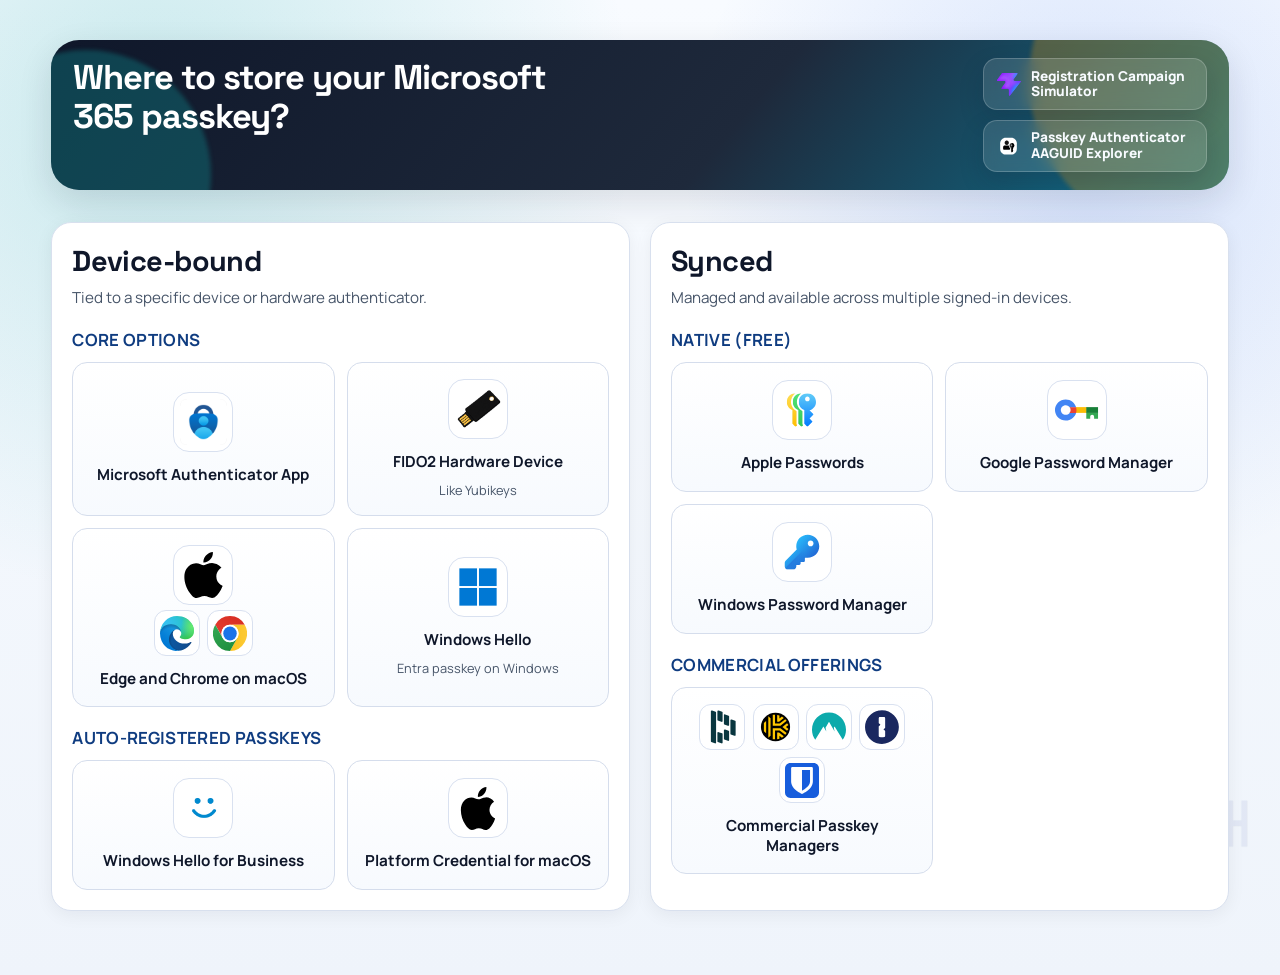
<file: index.html>
<!doctype html>
<html lang="en">
<head>
  <meta charset="utf-8">
  <meta name="viewport" content="width=device-width, initial-scale=1">
  <title>Microsoft 365 Passkey Guide</title>
  <meta name="description" content="Explore where Microsoft 365 passkeys can be stored and managed.">
  <link rel="preconnect" href="https://fonts.googleapis.com">
  <link rel="preconnect" href="https://fonts.gstatic.com" crossorigin>
  <link href="https://fonts.googleapis.com/css2?family=Manrope:wght@400;600;700;800&family=Space+Grotesk:wght@500;700&display=swap" rel="stylesheet">
  <link rel="stylesheet" href="styles.css">
</head>
<body class="frontpage">
  <div class="frontpage-watermark" aria-hidden="true">
    <img src="assets/logos/janbakkertech-logo.png" alt="">
  </div>
  <main class="shell">
    <section class="hero reveal">
      <div class="hero-topbar">
        <h1>Where to store your Microsoft 365 passkey?</h1>
        <div class="hero-actions">
          <a class="hero-tool-link" href="https://nudge.janbakker.tech/" target="_blank" rel="noopener noreferrer" aria-label="Open Registration Campaign Simulator" title="Open Registration Campaign Simulator">
            <img src="assets/logos/entra-registration-campaign-sim-favicon.svg" alt="">
            <span>Registration Campaign Simulator</span>
          </a>
          <a class="hero-tool-link" href="https://passkeydeveloper.github.io/passkey-authenticator-aaguids/explorer/?combined" target="_blank" rel="noopener noreferrer" aria-label="Open Passkey Authenticator AAGUID Explorer" title="Open Passkey Authenticator AAGUID Explorer">
            <img src="assets/logos/fido-passkey.svg" alt="">
            <span>Passkey Authenticator AAGUID Explorer</span>
          </a>
        </div>
      </div>
    </section>

    <section class="columns">
      <article class="panel reveal" aria-labelledby="device-bound-heading">
        <h2 id="device-bound-heading">Device-bound</h2>
        <p class="section-note">Tied to a specific device or hardware authenticator.</p>

        <div class="group">
          <h3>Core options</h3>
          <div class="grid" id="device-bound-grid"></div>
        </div>

        <div class="group">
          <h3>Auto-registered passkeys</h3>
          <div class="grid" id="auto-registered-grid"></div>
        </div>
      </article>

      <article class="panel reveal" aria-labelledby="synced-heading">
        <h2 id="synced-heading">Synced</h2>
        <p class="section-note">Managed and available across multiple signed-in devices.</p>

        <div class="group">
          <h3>Native (free)</h3>
          <div class="grid" id="native-synced-grid"></div>
        </div>

        <div class="group">
          <h3>Commercial offerings</h3>
          <div class="grid" id="commercial-synced-grid"></div>
        </div>
      </article>
    </section>

  </main>

  <script src="script.js"></script>
</body>
</html>
</file>
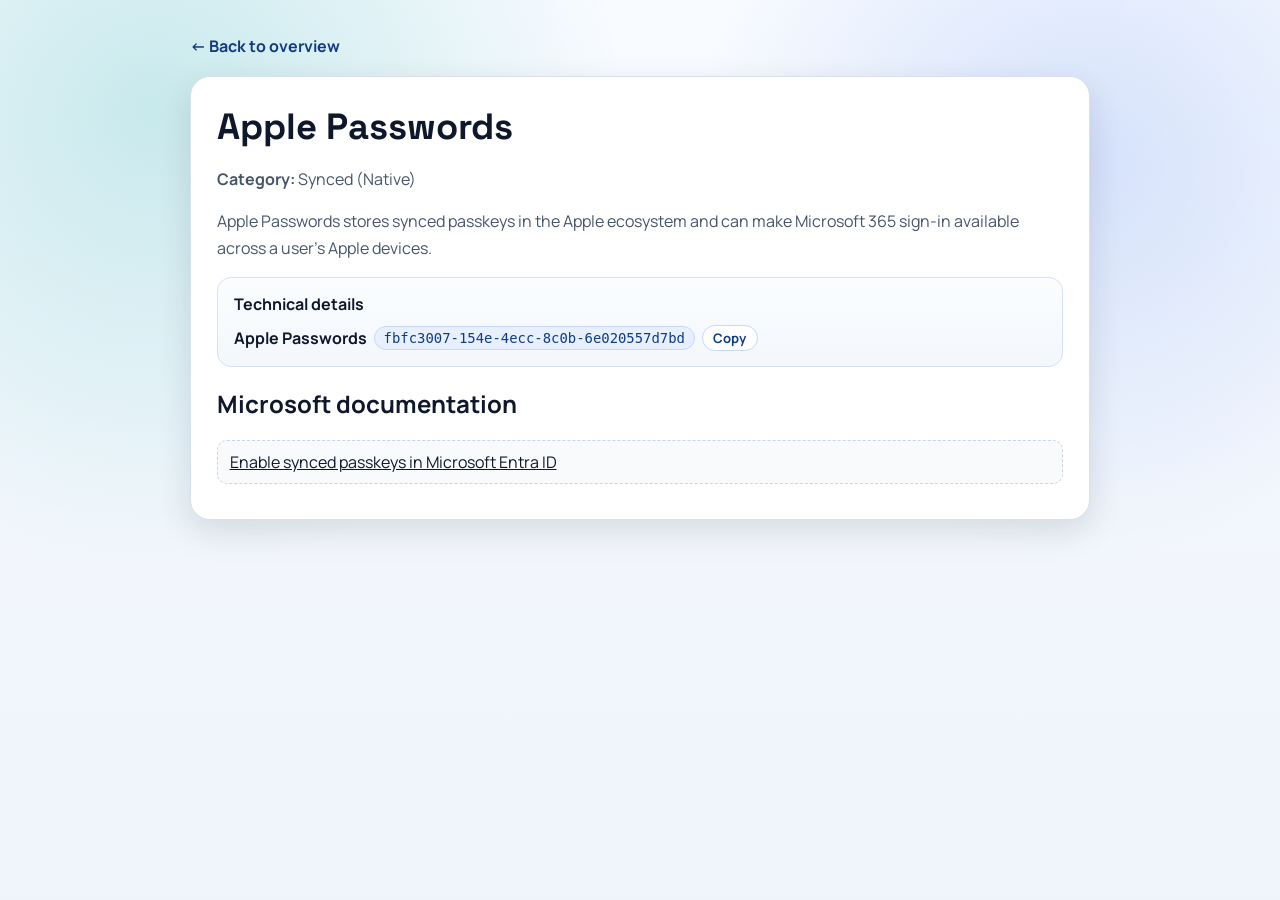
<file: pages/apple-passwords.html>
<!doctype html>
<html lang="en">
<head>
  <meta charset="utf-8">
  <meta name="viewport" content="width=device-width, initial-scale=1">
  <title>Apple Passwords | Microsoft 365 Passkey Guide</title>
  <link rel="preconnect" href="https://fonts.googleapis.com">
  <link rel="preconnect" href="https://fonts.gstatic.com" crossorigin>
  <link href="https://fonts.googleapis.com/css2?family=Manrope:wght@400;600;700;800&family=Space+Grotesk:wght@500;700&display=swap" rel="stylesheet">
  <link rel="stylesheet" href="../styles.css">
</head>
<body>
  <main class="page">
    <a class="back" href="../index.html">&larr; Back to overview</a>

    <article class="topic">
      <h1>Apple Passwords</h1>
      <p><strong>Category:</strong> Synced (Native)</p>
      <p>Apple Passwords stores synced passkeys in the Apple ecosystem and can make Microsoft 365 sign-in available across a user's Apple devices.</p>

      <section class="tech-card">
        <h2>Technical details</h2>
        <ul class="tech-list">
          <li>
            <span class="tech-label">Apple Passwords</span>
            <span class="tech-code">fbfc3007-154e-4ecc-8c0b-6e020557d7bd</span>
            <button class="copy-button" type="button" data-copy-value="fbfc3007-154e-4ecc-8c0b-6e020557d7bd">Copy</button>
          </li>
        </ul>
      </section>

      <h2>Microsoft documentation</h2>
      <ul class="link-list">
        <li><a href="https://learn.microsoft.com/en-us/entra/identity/authentication/how-to-synced-passkeys">Enable synced passkeys in Microsoft Entra ID</a></li>
      </ul>
    </article>
  </main>
  <script src="page-tools.js"></script>
</body>
</html>
</file>
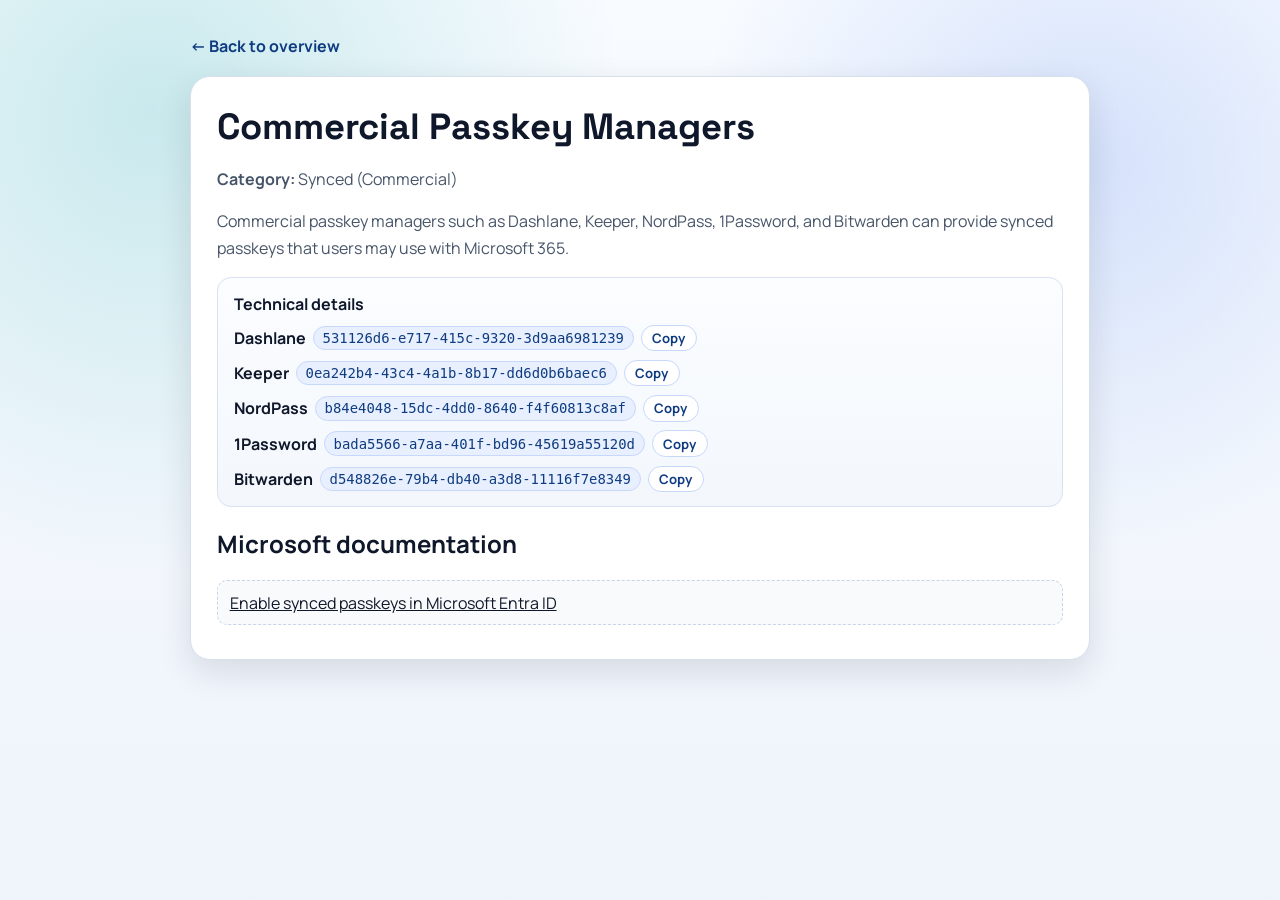
<file: pages/commercial-passkey-managers.html>
<!doctype html>
<html lang="en">
<head>
  <meta charset="utf-8">
  <meta name="viewport" content="width=device-width, initial-scale=1">
  <title>Commercial Passkey Managers | Microsoft 365 Passkey Guide</title>
  <link rel="preconnect" href="https://fonts.googleapis.com">
  <link rel="preconnect" href="https://fonts.gstatic.com" crossorigin>
  <link href="https://fonts.googleapis.com/css2?family=Manrope:wght@400;600;700;800&family=Space+Grotesk:wght@500;700&display=swap" rel="stylesheet">
  <link rel="stylesheet" href="../styles.css">
</head>
<body>
  <main class="page">
    <a class="back" href="../index.html">&larr; Back to overview</a>

    <article class="topic">
      <h1>Commercial Passkey Managers</h1>
      <p><strong>Category:</strong> Synced (Commercial)</p>
      <p>Commercial passkey managers such as Dashlane, Keeper, NordPass, 1Password, and Bitwarden can provide synced passkeys that users may use with Microsoft 365.</p>

      <section class="tech-card">
        <h2>Technical details</h2>
        <ul class="tech-list">
          <li>
            <span class="tech-label">Dashlane</span>
            <span class="tech-code">531126d6-e717-415c-9320-3d9aa6981239</span>
            <button class="copy-button" type="button" data-copy-value="531126d6-e717-415c-9320-3d9aa6981239">Copy</button>
          </li>
          <li>
            <span class="tech-label">Keeper</span>
            <span class="tech-code">0ea242b4-43c4-4a1b-8b17-dd6d0b6baec6</span>
            <button class="copy-button" type="button" data-copy-value="0ea242b4-43c4-4a1b-8b17-dd6d0b6baec6">Copy</button>
          </li>
          <li>
            <span class="tech-label">NordPass</span>
            <span class="tech-code">b84e4048-15dc-4dd0-8640-f4f60813c8af</span>
            <button class="copy-button" type="button" data-copy-value="b84e4048-15dc-4dd0-8640-f4f60813c8af">Copy</button>
          </li>
          <li>
            <span class="tech-label">1Password</span>
            <span class="tech-code">bada5566-a7aa-401f-bd96-45619a55120d</span>
            <button class="copy-button" type="button" data-copy-value="bada5566-a7aa-401f-bd96-45619a55120d">Copy</button>
          </li>
          <li>
            <span class="tech-label">Bitwarden</span>
            <span class="tech-code">d548826e-79b4-db40-a3d8-11116f7e8349</span>
            <button class="copy-button" type="button" data-copy-value="d548826e-79b4-db40-a3d8-11116f7e8349">Copy</button>
          </li>
        </ul>
      </section>

      <h2>Microsoft documentation</h2>
      <ul class="link-list">
        <li><a href="https://learn.microsoft.com/en-us/entra/identity/authentication/how-to-synced-passkeys">Enable synced passkeys in Microsoft Entra ID</a></li>
      </ul>
    </article>
  </main>
  <script src="page-tools.js"></script>
</body>
</html>
</file>
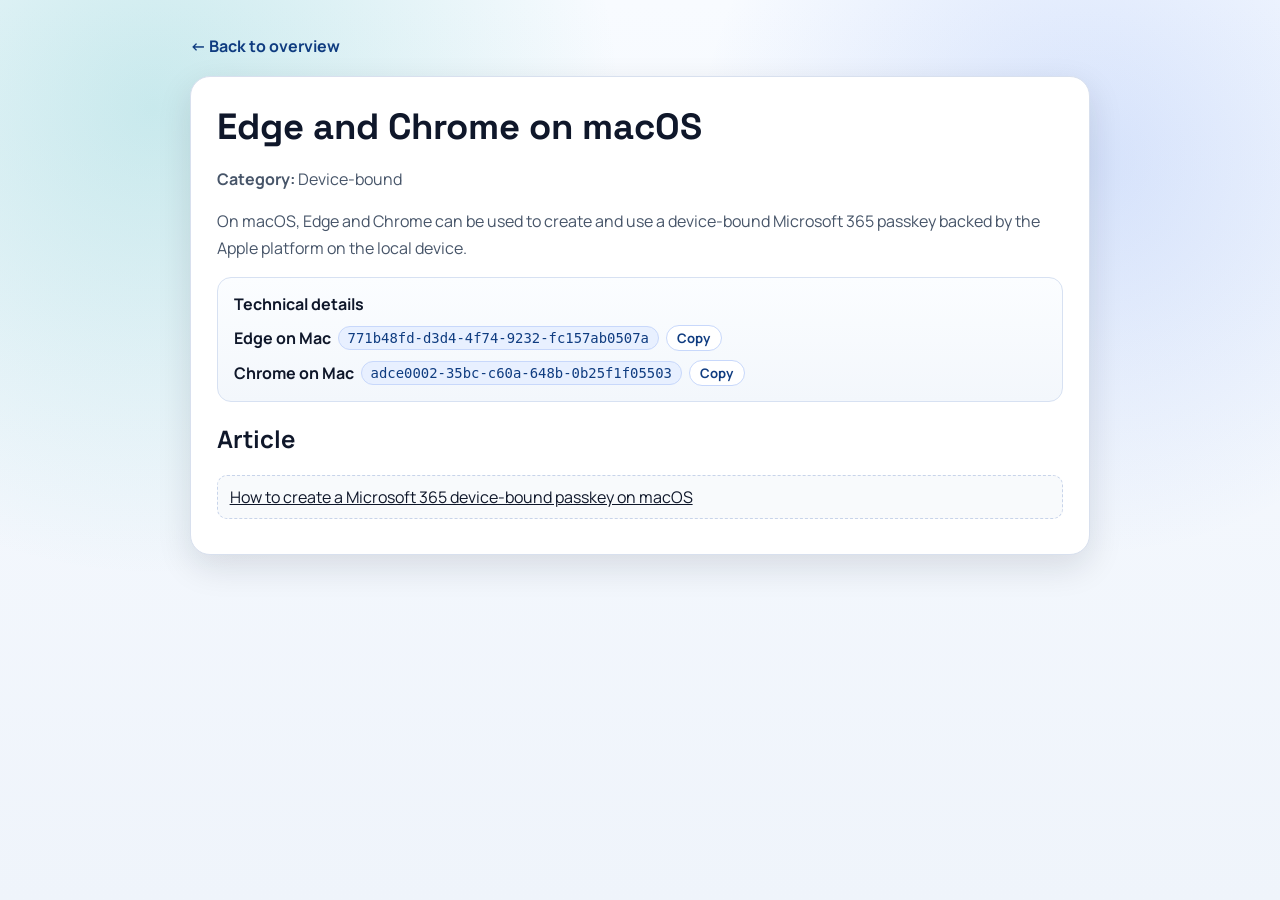
<file: pages/edge-chrome-macos.html>
<!doctype html>
<html lang="en">
<head>
  <meta charset="utf-8">
  <meta name="viewport" content="width=device-width, initial-scale=1">
  <title>Edge and Chrome on macOS | Microsoft 365 Passkey Guide</title>
  <link rel="preconnect" href="https://fonts.googleapis.com">
  <link rel="preconnect" href="https://fonts.gstatic.com" crossorigin>
  <link href="https://fonts.googleapis.com/css2?family=Manrope:wght@400;600;700;800&family=Space+Grotesk:wght@500;700&display=swap" rel="stylesheet">
  <link rel="stylesheet" href="../styles.css">
</head>
<body>
  <main class="page">
    <a class="back" href="../index.html">&larr; Back to overview</a>

    <article class="topic">
      <h1>Edge and Chrome on macOS</h1>
      <p><strong>Category:</strong> Device-bound</p>
      <p>On macOS, Edge and Chrome can be used to create and use a device-bound Microsoft 365 passkey backed by the Apple platform on the local device.</p>

      <section class="tech-card">
        <h2>Technical details</h2>
        <ul class="tech-list">
          <li>
            <span class="tech-label">Edge on Mac</span>
            <span class="tech-code">771b48fd-d3d4-4f74-9232-fc157ab0507a</span>
            <button class="copy-button" type="button" data-copy-value="771b48fd-d3d4-4f74-9232-fc157ab0507a">Copy</button>
          </li>
          <li>
            <span class="tech-label">Chrome on Mac</span>
            <span class="tech-code">adce0002-35bc-c60a-648b-0b25f1f05503</span>
            <button class="copy-button" type="button" data-copy-value="adce0002-35bc-c60a-648b-0b25f1f05503">Copy</button>
          </li>
        </ul>
      </section>

      <h2>Article</h2>
      <ul class="link-list">
        <li><a href="https://janbakker.tech/how-to-create-a-microsoft-365-device-bound-passkey-on-macos/">How to create a Microsoft 365 device-bound passkey on macOS</a></li>
      </ul>
    </article>
  </main>
  <script src="page-tools.js"></script>
</body>
</html>
</file>
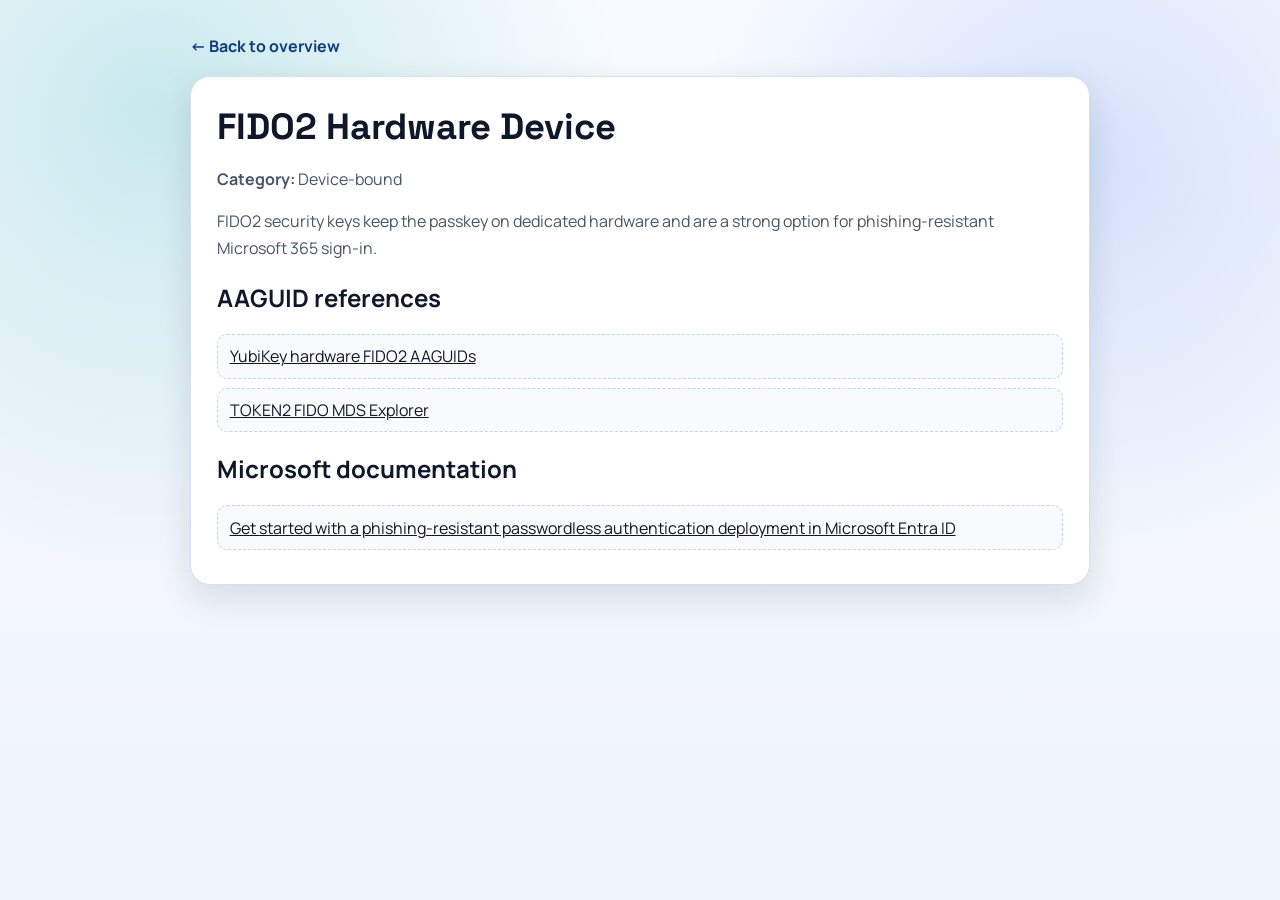
<file: pages/fido2-hardware-key.html>
<!doctype html>
<html lang="en">
<head>
  <meta charset="utf-8">
  <meta name="viewport" content="width=device-width, initial-scale=1">
  <title>FIDO2 Hardware Device | Microsoft 365 Passkey Guide</title>
  <link rel="preconnect" href="https://fonts.googleapis.com">
  <link rel="preconnect" href="https://fonts.gstatic.com" crossorigin>
  <link href="https://fonts.googleapis.com/css2?family=Manrope:wght@400;600;700;800&family=Space+Grotesk:wght@500;700&display=swap" rel="stylesheet">
  <link rel="stylesheet" href="../styles.css">
</head>
<body>
  <main class="page">
    <a class="back" href="../index.html">&larr; Back to overview</a>

    <article class="topic">
      <h1>FIDO2 Hardware Device</h1>
      <p><strong>Category:</strong> Device-bound</p>
      <p>FIDO2 security keys keep the passkey on dedicated hardware and are a strong option for phishing-resistant Microsoft 365 sign-in.</p>

      <h2>AAGUID references</h2>
      <ul class="link-list">
        <li><a href="https://support.yubico.com/s/article/YubiKey-hardware-FIDO2-AAGUIDs">YubiKey hardware FIDO2 AAGUIDs</a></li>
        <li><a href="https://www.token2.com/tools/fido2-mds">TOKEN2 FIDO MDS Explorer</a></li>
      </ul>

      <h2>Microsoft documentation</h2>
      <ul class="link-list">
        <li><a href="https://learn.microsoft.com/en-us/entra/identity/authentication/how-to-plan-prerequisites-phishing-resistant-passwordless-authentication">Get started with a phishing-resistant passwordless authentication deployment in Microsoft Entra ID</a></li>
      </ul>

    </article>
  </main>
</body>
</html>
</file>
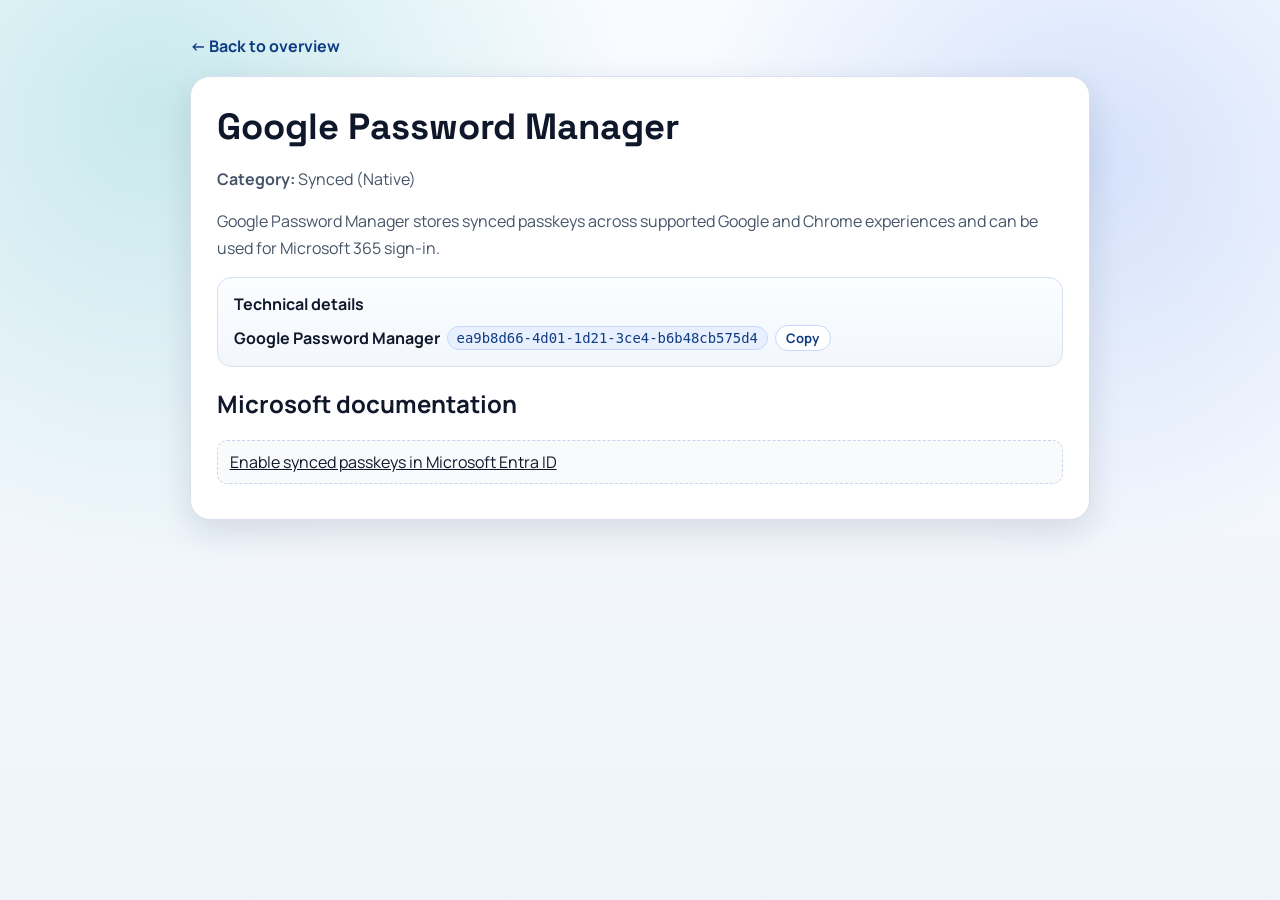
<file: pages/google-password-manager.html>
<!doctype html>
<html lang="en">
<head>
  <meta charset="utf-8">
  <meta name="viewport" content="width=device-width, initial-scale=1">
  <title>Google Password Manager | Microsoft 365 Passkey Guide</title>
  <link rel="preconnect" href="https://fonts.googleapis.com">
  <link rel="preconnect" href="https://fonts.gstatic.com" crossorigin>
  <link href="https://fonts.googleapis.com/css2?family=Manrope:wght@400;600;700;800&family=Space+Grotesk:wght@500;700&display=swap" rel="stylesheet">
  <link rel="stylesheet" href="../styles.css">
</head>
<body>
  <main class="page">
    <a class="back" href="../index.html">&larr; Back to overview</a>

    <article class="topic">
      <h1>Google Password Manager</h1>
      <p><strong>Category:</strong> Synced (Native)</p>
      <p>Google Password Manager stores synced passkeys across supported Google and Chrome experiences and can be used for Microsoft 365 sign-in.</p>

      <section class="tech-card">
        <h2>Technical details</h2>
        <ul class="tech-list">
          <li>
            <span class="tech-label">Google Password Manager</span>
            <span class="tech-code">ea9b8d66-4d01-1d21-3ce4-b6b48cb575d4</span>
            <button class="copy-button" type="button" data-copy-value="ea9b8d66-4d01-1d21-3ce4-b6b48cb575d4">Copy</button>
          </li>
        </ul>
      </section>

      <h2>Microsoft documentation</h2>
      <ul class="link-list">
        <li><a href="https://learn.microsoft.com/en-us/entra/identity/authentication/how-to-synced-passkeys">Enable synced passkeys in Microsoft Entra ID</a></li>
      </ul>
    </article>
  </main>
  <script src="page-tools.js"></script>
</body>
</html>
</file>
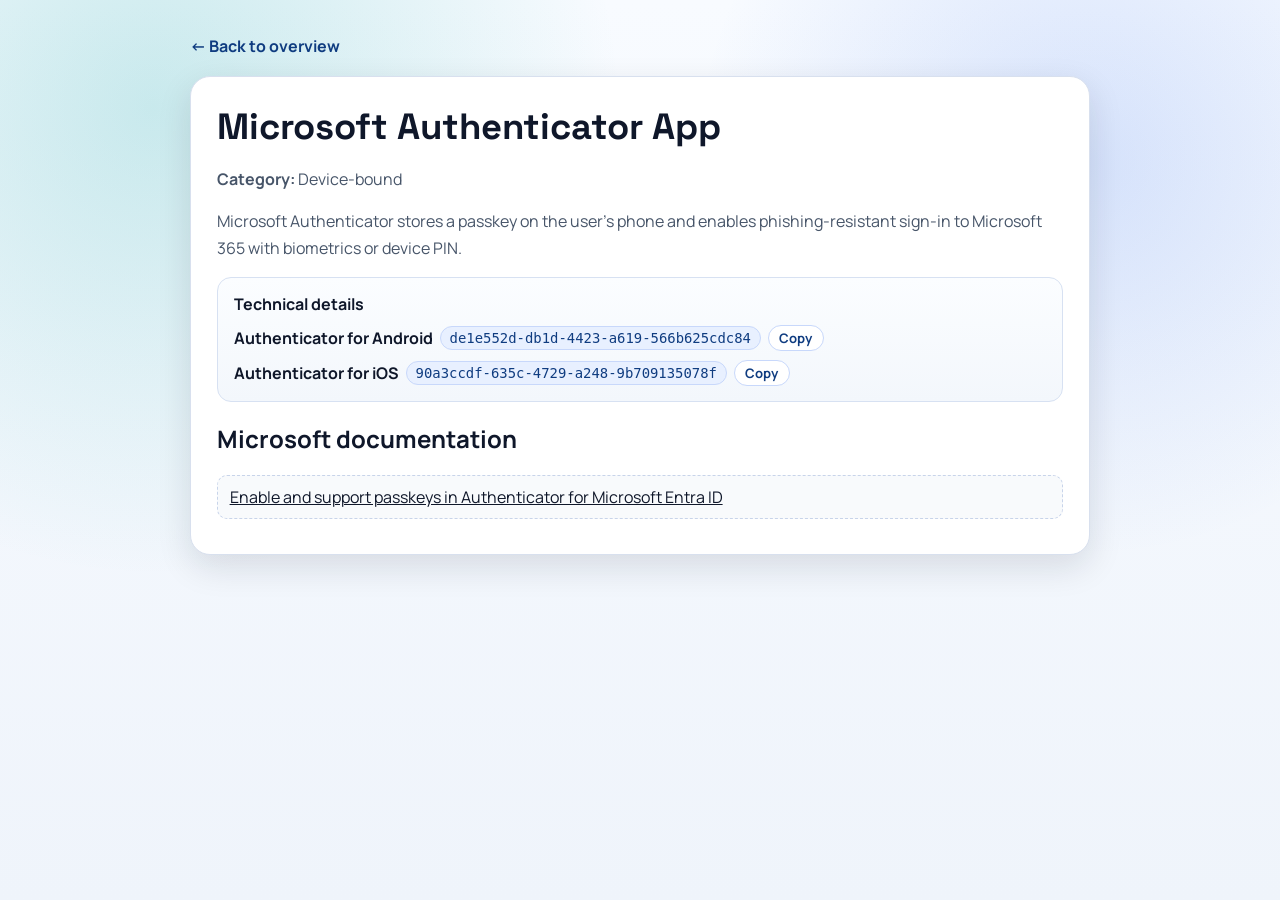
<file: pages/microsoft-authenticator-app.html>
<!doctype html>
<html lang="en">
<head>
  <meta charset="utf-8">
  <meta name="viewport" content="width=device-width, initial-scale=1">
  <title>Microsoft Authenticator App | Microsoft 365 Passkey Guide</title>
  <link rel="preconnect" href="https://fonts.googleapis.com">
  <link rel="preconnect" href="https://fonts.gstatic.com" crossorigin>
  <link href="https://fonts.googleapis.com/css2?family=Manrope:wght@400;600;700;800&family=Space+Grotesk:wght@500;700&display=swap" rel="stylesheet">
  <link rel="stylesheet" href="../styles.css">
</head>
<body>
  <main class="page">
    <a class="back" href="../index.html">&larr; Back to overview</a>

    <article class="topic">
      <h1>Microsoft Authenticator App</h1>
      <p><strong>Category:</strong> Device-bound</p>
      <p>Microsoft Authenticator stores a passkey on the user's phone and enables phishing-resistant sign-in to Microsoft 365 with biometrics or device PIN.</p>

      <section class="tech-card">
        <h2>Technical details</h2>
        <ul class="tech-list">
          <li>
            <span class="tech-label">Authenticator for Android</span>
            <span class="tech-code">de1e552d-db1d-4423-a619-566b625cdc84</span>
            <button class="copy-button" type="button" data-copy-value="de1e552d-db1d-4423-a619-566b625cdc84">Copy</button>
          </li>
          <li>
            <span class="tech-label">Authenticator for iOS</span>
            <span class="tech-code">90a3ccdf-635c-4729-a248-9b709135078f</span>
            <button class="copy-button" type="button" data-copy-value="90a3ccdf-635c-4729-a248-9b709135078f">Copy</button>
          </li>
        </ul>
      </section>

      <h2>Microsoft documentation</h2>
      <ul class="link-list">
        <li><a href="https://learn.microsoft.com/en-us/entra/identity/authentication/how-to-enable-authenticator-passkey">Enable and support passkeys in Authenticator for Microsoft Entra ID</a></li>
      </ul>

    </article>
  </main>
  <script src="page-tools.js"></script>
</body>
</html>
</file>
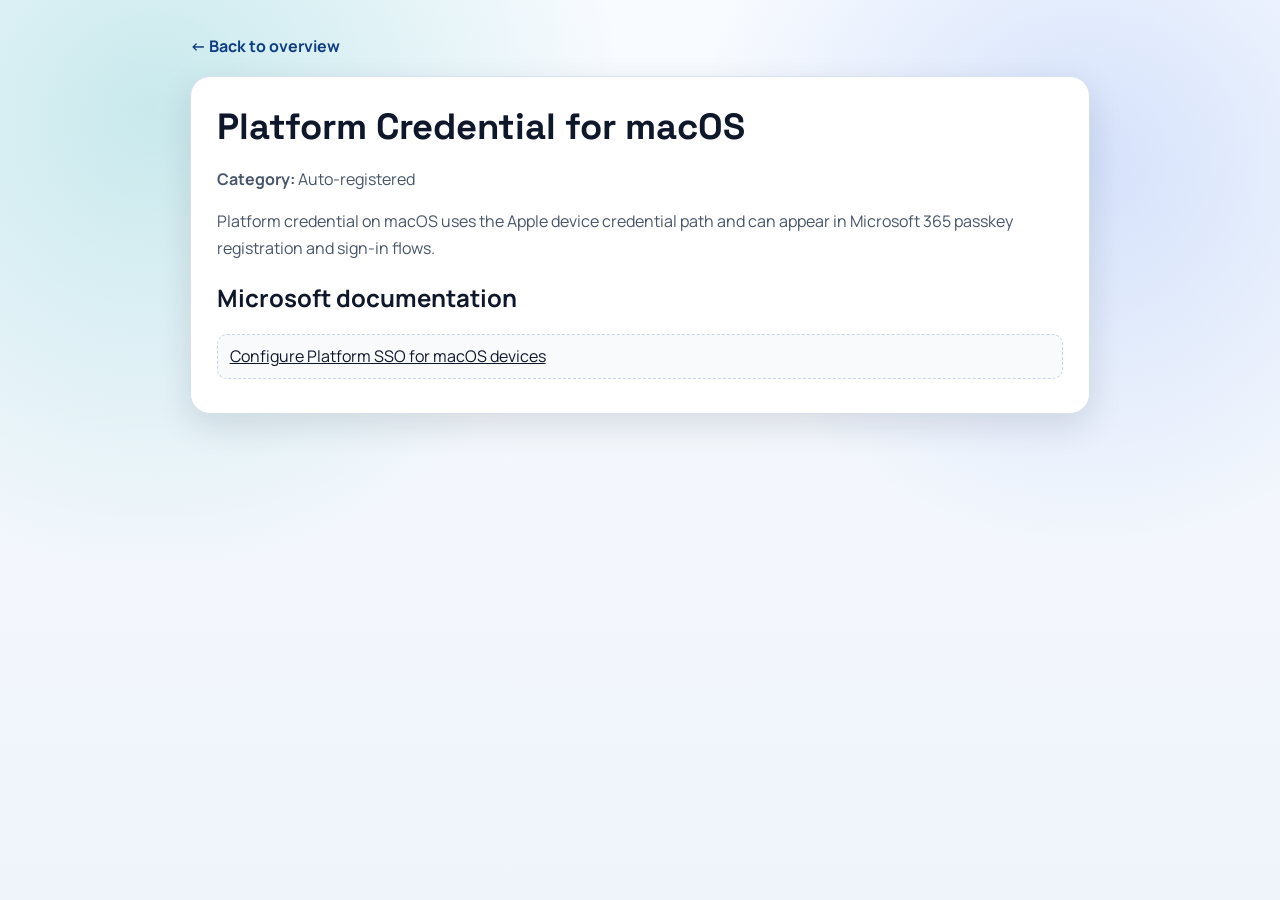
<file: pages/platform-credential-macos.html>
<!doctype html>
<html lang="en">
<head>
  <meta charset="utf-8">
  <meta name="viewport" content="width=device-width, initial-scale=1">
  <title>Platform Credential for macOS | Microsoft 365 Passkey Guide</title>
  <link rel="preconnect" href="https://fonts.googleapis.com">
  <link rel="preconnect" href="https://fonts.gstatic.com" crossorigin>
  <link href="https://fonts.googleapis.com/css2?family=Manrope:wght@400;600;700;800&family=Space+Grotesk:wght@500;700&display=swap" rel="stylesheet">
  <link rel="stylesheet" href="../styles.css">
</head>
<body>
  <main class="page">
    <a class="back" href="../index.html">&larr; Back to overview</a>

    <article class="topic">
      <h1>Platform Credential for macOS</h1>
      <p><strong>Category:</strong> Auto-registered</p>
      <p>Platform credential on macOS uses the Apple device credential path and can appear in Microsoft 365 passkey registration and sign-in flows.</p>

      <h2>Microsoft documentation</h2>
      <ul class="link-list">
        <li><a href="https://learn.microsoft.com/en-us/intune/device-configuration/settings-catalog/configure-platform-sso-macos">Configure Platform SSO for macOS devices</a></li>
      </ul>
    </article>
  </main>
</body>
</html>
</file>
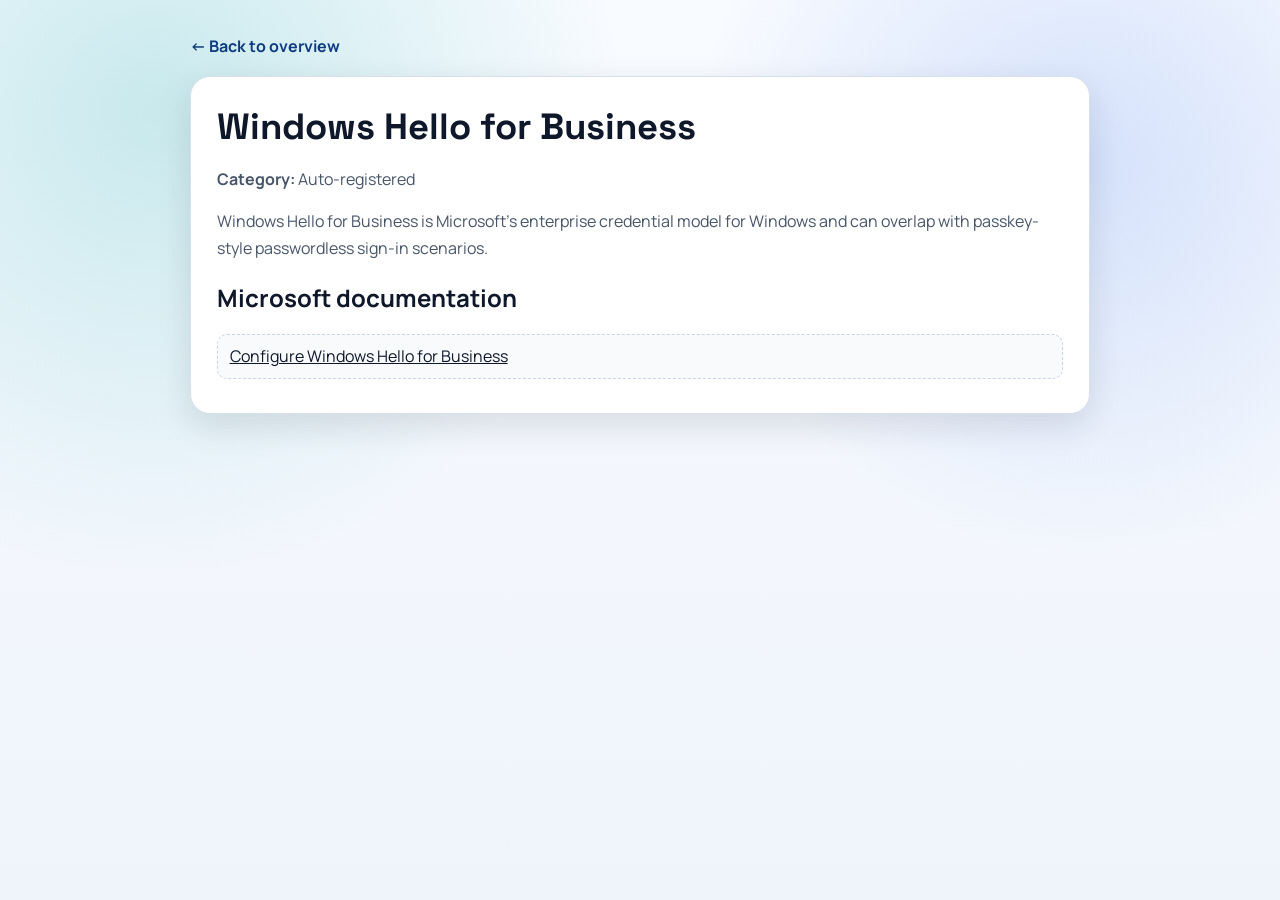
<file: pages/windows-hello-for-business.html>
<!doctype html>
<html lang="en">
<head>
  <meta charset="utf-8">
  <meta name="viewport" content="width=device-width, initial-scale=1">
  <title>Windows Hello for Business | Microsoft 365 Passkey Guide</title>
  <link rel="preconnect" href="https://fonts.googleapis.com">
  <link rel="preconnect" href="https://fonts.gstatic.com" crossorigin>
  <link href="https://fonts.googleapis.com/css2?family=Manrope:wght@400;600;700;800&family=Space+Grotesk:wght@500;700&display=swap" rel="stylesheet">
  <link rel="stylesheet" href="../styles.css">
</head>
<body>
  <main class="page">
    <a class="back" href="../index.html">&larr; Back to overview</a>

    <article class="topic">
      <h1>Windows Hello for Business</h1>
      <p><strong>Category:</strong> Auto-registered</p>
      <p>Windows Hello for Business is Microsoft's enterprise credential model for Windows and can overlap with passkey-style passwordless sign-in scenarios.</p>

      <h2>Microsoft documentation</h2>
      <ul class="link-list">
        <li><a href="https://learn.microsoft.com/en-us/windows/security/identity-protection/hello-for-business/configure">Configure Windows Hello for Business</a></li>
      </ul>
    </article>
  </main>
</body>
</html>
</file>
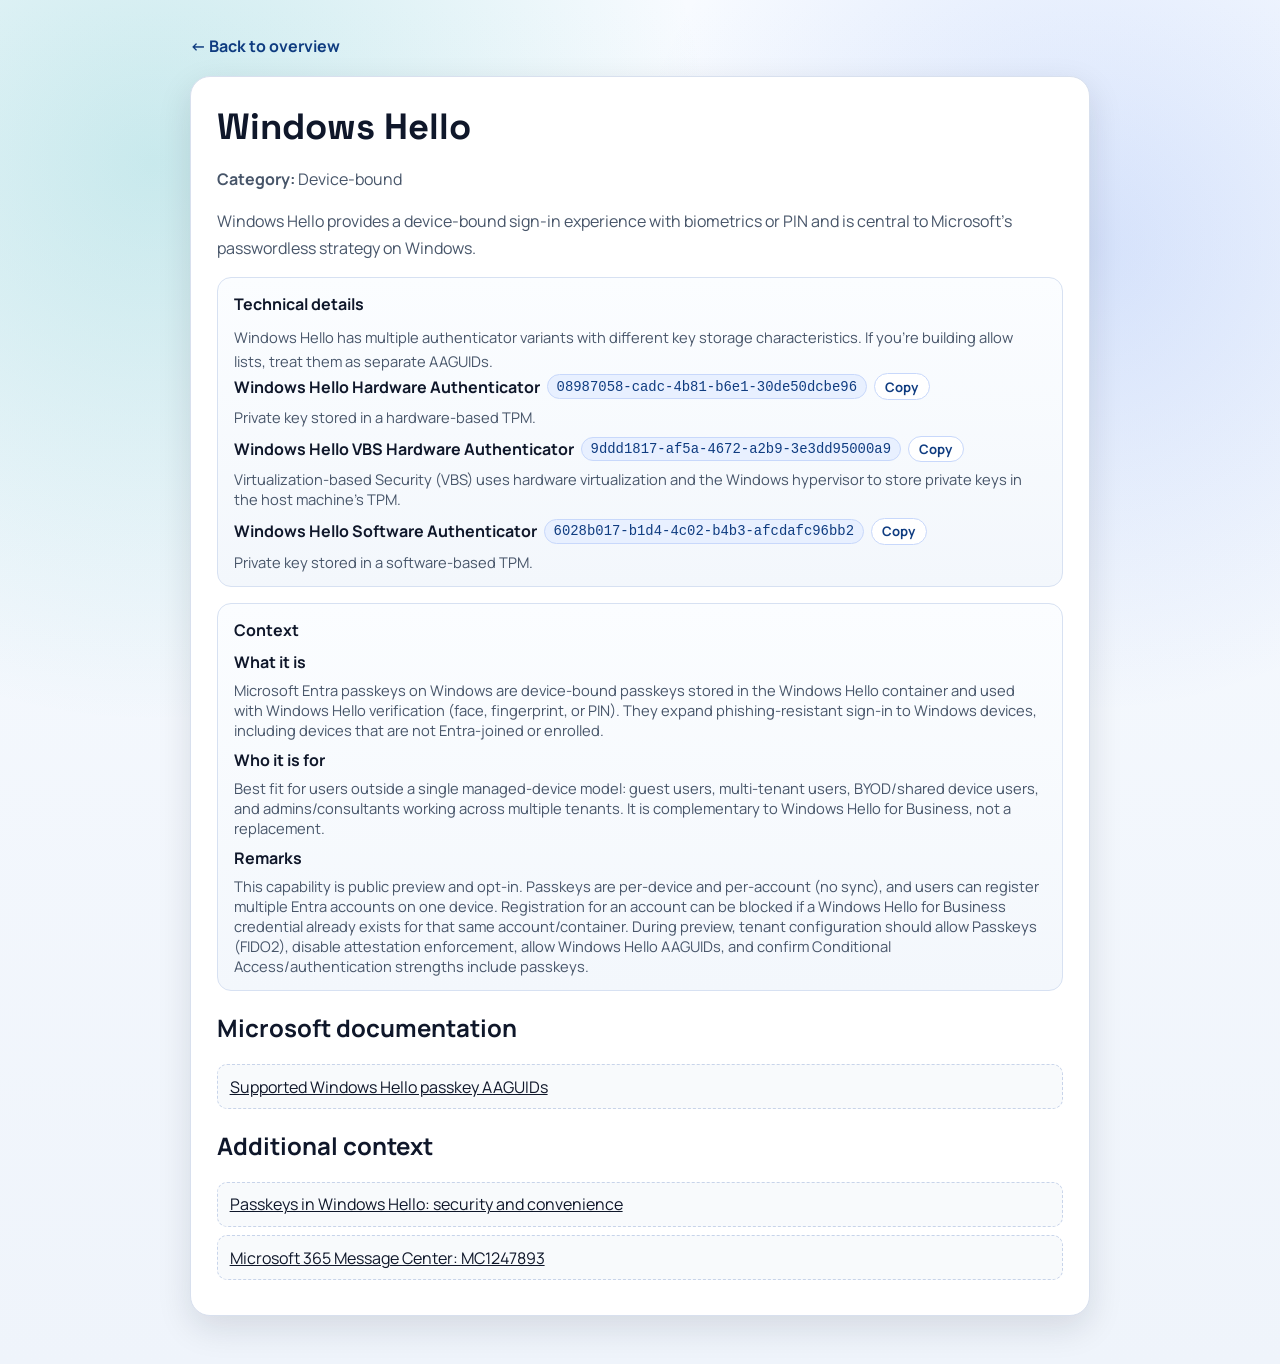
<file: pages/windows-hello.html>
<!doctype html>
<html lang="en">
<head>
  <meta charset="utf-8">
  <meta name="viewport" content="width=device-width, initial-scale=1">
  <title>Windows Hello | Microsoft 365 Passkey Guide</title>
  <link rel="preconnect" href="https://fonts.googleapis.com">
  <link rel="preconnect" href="https://fonts.gstatic.com" crossorigin>
  <link href="https://fonts.googleapis.com/css2?family=Manrope:wght@400;600;700;800&family=Space+Grotesk:wght@500;700&display=swap" rel="stylesheet">
  <link rel="stylesheet" href="../styles.css">
</head>
<body>
  <main class="page">
    <a class="back" href="../index.html">&larr; Back to overview</a>

    <article class="topic">
      <h1>Windows Hello</h1>
      <p><strong>Category:</strong> Device-bound</p>
      <p>Windows Hello provides a device-bound sign-in experience with biometrics or PIN and is central to Microsoft's passwordless strategy on Windows.</p>

      <section class="tech-card">
        <h2>Technical details</h2>
        <p class="tech-note">Windows Hello has multiple authenticator variants with different key storage characteristics. If you're building allow lists, treat them as separate AAGUIDs.</p>
        <ul class="tech-list">
          <li>
            <span class="tech-label">Windows Hello Hardware Authenticator</span>
            <span class="tech-code">08987058-cadc-4b81-b6e1-30de50dcbe96</span>
            <button class="copy-button" type="button" data-copy-value="08987058-cadc-4b81-b6e1-30de50dcbe96">Copy</button>
            <span class="tech-note">Private key stored in a hardware-based TPM.</span>
          </li>
          <li>
            <span class="tech-label">Windows Hello VBS Hardware Authenticator</span>
            <span class="tech-code">9ddd1817-af5a-4672-a2b9-3e3dd95000a9</span>
            <button class="copy-button" type="button" data-copy-value="9ddd1817-af5a-4672-a2b9-3e3dd95000a9">Copy</button>
            <span class="tech-note">Virtualization-based Security (VBS) uses hardware virtualization and the Windows hypervisor to store private keys in the host machine's TPM.</span>
          </li>
          <li>
            <span class="tech-label">Windows Hello Software Authenticator</span>
            <span class="tech-code">6028b017-b1d4-4c02-b4b3-afcdafc96bb2</span>
            <button class="copy-button" type="button" data-copy-value="6028b017-b1d4-4c02-b4b3-afcdafc96bb2">Copy</button>
            <span class="tech-note">Private key stored in a software-based TPM.</span>
          </li>
        </ul>
      </section>

      <section class="tech-card">
        <h2>Context</h2>
        <ul class="tech-list">
          <li>
            <span class="tech-label">What it is</span>
            <span class="tech-note">Microsoft Entra passkeys on Windows are device-bound passkeys stored in the Windows Hello container and used with Windows Hello verification (face, fingerprint, or PIN). They expand phishing-resistant sign-in to Windows devices, including devices that are not Entra-joined or enrolled.</span>
          </li>
          <li>
            <span class="tech-label">Who it is for</span>
            <span class="tech-note">Best fit for users outside a single managed-device model: guest users, multi-tenant users, BYOD/shared device users, and admins/consultants working across multiple tenants. It is complementary to Windows Hello for Business, not a replacement.</span>
          </li>
          <li>
            <span class="tech-label">Remarks</span>
            <span class="tech-note">This capability is public preview and opt-in. Passkeys are per-device and per-account (no sync), and users can register multiple Entra accounts on one device. Registration for an account can be blocked if a Windows Hello for Business credential already exists for that same account/container. During preview, tenant configuration should allow Passkeys (FIDO2), disable attestation enforcement, allow Windows Hello AAGUIDs, and confirm Conditional Access/authentication strengths include passkeys.</span>
          </li>
        </ul>
      </section>

      <h2>Microsoft documentation</h2>
      <ul class="link-list">
        <li><a href="https://learn.microsoft.com/en-us/entra/identity/authentication/how-to-authentication-entra-passkeys-on-windows#supported-windows-hello-passkey-aaguids">Supported Windows Hello passkey AAGUIDs</a></li>
      </ul>

      <h2>Additional context</h2>
      <ul class="link-list">
        <li><a href="https://agderinthe.cloud/2026/04/21/passkeys-in-windows-hello-security-and-convenience/" target="_blank" rel="noopener noreferrer">Passkeys in Windows Hello: security and convenience</a></li>
        <li><a href="https://mc.merill.net/message/MC1247893" target="_blank" rel="noopener noreferrer">Microsoft 365 Message Center: MC1247893</a></li>
      </ul>
    </article>
  </main>
  <script src="page-tools.js"></script>
</body>
</html>
</file>
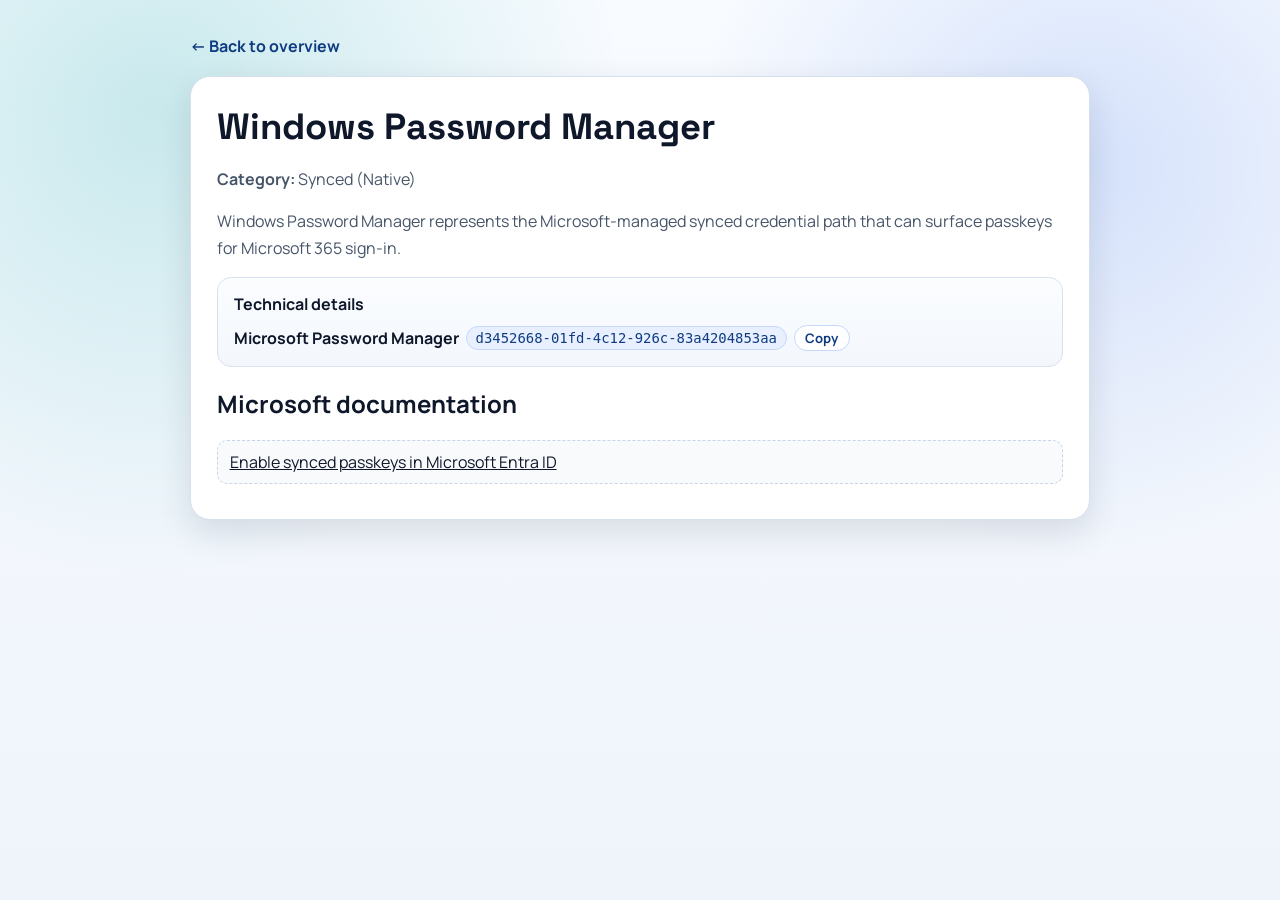
<file: pages/windows-password-manager.html>
<!doctype html>
<html lang="en">
<head>
  <meta charset="utf-8">
  <meta name="viewport" content="width=device-width, initial-scale=1">
  <title>Windows Password Manager | Microsoft 365 Passkey Guide</title>
  <link rel="preconnect" href="https://fonts.googleapis.com">
  <link rel="preconnect" href="https://fonts.gstatic.com" crossorigin>
  <link href="https://fonts.googleapis.com/css2?family=Manrope:wght@400;600;700;800&family=Space+Grotesk:wght@500;700&display=swap" rel="stylesheet">
  <link rel="stylesheet" href="../styles.css">
</head>
<body>
  <main class="page">
    <a class="back" href="../index.html">&larr; Back to overview</a>

    <article class="topic">
      <h1>Windows Password Manager</h1>
      <p><strong>Category:</strong> Synced (Native)</p>
      <p>Windows Password Manager represents the Microsoft-managed synced credential path that can surface passkeys for Microsoft 365 sign-in.</p>

      <section class="tech-card">
        <h2>Technical details</h2>
        <ul class="tech-list">
          <li>
            <span class="tech-label">Microsoft Password Manager</span>
            <span class="tech-code">d3452668-01fd-4c12-926c-83a4204853aa</span>
            <button class="copy-button" type="button" data-copy-value="d3452668-01fd-4c12-926c-83a4204853aa">Copy</button>
          </li>
        </ul>
      </section>

      <h2>Microsoft documentation</h2>
      <ul class="link-list">
        <li><a href="https://learn.microsoft.com/en-us/entra/identity/authentication/how-to-synced-passkeys">Enable synced passkeys in Microsoft Entra ID</a></li>
      </ul>
    </article>
  </main>
  <script src="page-tools.js"></script>
</body>
</html>
</file>
<file: styles.css>
:root {
  --bg: #f5f7fb;
  --panel: #ffffff;
  --ink: #0f172a;
  --muted: #475569;
  --line: #d8e0ee;
  --brand: #0ea5a5;
  --brand-2: #2563eb;
  --accent: #f59e0b;
  --shadow: 0 12px 34px rgba(15, 23, 42, 0.12);
}

* {
  box-sizing: border-box;
}

html,
body {
  margin: 0;
  padding: 0;
}

body {
  font-family: "Manrope", "Segoe UI", sans-serif;
  color: var(--ink);
  background:
    radial-gradient(circle at 12% 12%, rgba(14, 165, 165, 0.2), transparent 34%),
    radial-gradient(circle at 85% 18%, rgba(37, 99, 235, 0.16), transparent 30%),
    linear-gradient(180deg, #f8fbff 0%, #eff4fb 100%);
  min-height: 100vh;
}

.frontpage {
  position: relative;
}

.frontpage-watermark {
  position: fixed;
  right: max(2.5vw, 1rem);
  bottom: 1rem;
  width: min(30vw, 340px);
  opacity: 0.08;
  pointer-events: none;
  z-index: 0;
}

.frontpage-watermark img {
  display: block;
  width: 100%;
  height: auto;
}

a {
  color: inherit;
}

.shell {
  width: min(1200px, 92vw);
  margin: 0 auto;
  padding: 2.5rem 0 4rem;
  position: relative;
  z-index: 1;
}

.hero {
  background: linear-gradient(130deg, #0f172a 0%, #1e293b 58%, #0e7490 100%);
  color: #fff;
  border-radius: 28px;
  padding: 1.15rem 1.35rem;
  box-shadow: var(--shadow);
  position: relative;
  overflow: hidden;
}

.hero-topbar {
  display: flex;
  align-items: flex-start;
  justify-content: space-between;
  gap: 1rem;
  position: relative;
  z-index: 1;
}

.hero-actions {
  flex: 0 0 auto;
  display: flex;
  flex-direction: column;
  align-items: flex-end;
  gap: 0.6rem;
}

.hero-tool-link {
  display: inline-flex;
  align-items: center;
  justify-content: center;
  gap: 0.65rem;
  min-height: 52px;
  padding: 0.55rem 0.8rem;
  border-radius: 14px;
  border: 1px solid rgba(255, 255, 255, 0.2);
  background: rgba(255, 255, 255, 0.12);
  box-shadow: 0 10px 24px rgba(15, 23, 42, 0.18);
  backdrop-filter: blur(8px);
  transition: transform 180ms ease, background-color 180ms ease, border-color 180ms ease;
  text-decoration: none;
}

.hero-tool-link:hover {
  transform: translateY(-2px);
  background: rgba(255, 255, 255, 0.18);
  border-color: rgba(255, 255, 255, 0.36);
}

.hero-tool-link img {
  display: block;
  width: 24px;
  height: 24px;
  object-fit: contain;
}

.hero-tool-link span {
  display: inline-block;
  max-width: 18ch;
  color: #f8fbff;
  font-size: 0.85rem;
  font-weight: 800;
  line-height: 1.15;
  text-align: left;
}

.hero::before,
.hero::after {
  content: "";
  position: absolute;
  border-radius: 999px;
  filter: blur(2px);
}

.hero::before {
  width: 320px;
  height: 320px;
  background: rgba(245, 158, 11, 0.28);
  top: -120px;
  right: -120px;
}

.hero::after {
  width: 250px;
  height: 250px;
  background: rgba(14, 165, 165, 0.3);
  left: -90px;
  bottom: -110px;
}

.hero h1 {
  margin: 0;
  font-family: "Space Grotesk", "Segoe UI", sans-serif;
  font-size: clamp(1.35rem, 1.5vw + 0.95rem, 2.15rem);
  line-height: 1.12;
  letter-spacing: -0.03em;
  max-width: 24ch;
}

.hero p {
  margin: 1rem 0 0;
  max-width: 65ch;
  color: #dbeafe;
  line-height: 1.6;
}

.legend {
  margin-top: 0.75rem;
  display: flex;
  gap: 0.75rem;
  flex-wrap: wrap;
}

.badge {
  padding: 0.4rem 0.72rem;
  border-radius: 999px;
  font-size: 0.85rem;
  font-weight: 700;
  letter-spacing: 0.03em;
  text-transform: uppercase;
}

.badge-device {
  background: rgba(14, 165, 165, 0.2);
  border: 1px solid rgba(45, 212, 191, 0.5);
}

.badge-synced {
  background: rgba(59, 130, 246, 0.2);
  border: 1px solid rgba(96, 165, 250, 0.52);
}

.badge-auto {
  background: rgba(251, 191, 36, 0.2);
  border: 1px solid rgba(252, 211, 77, 0.5);
}

.badge-attestation {
  background: rgba(129, 140, 248, 0.2);
  border: 1px solid rgba(165, 180, 252, 0.52);
}

.columns {
  margin-top: 2rem;
  display: grid;
  grid-template-columns: repeat(2, minmax(0, 1fr));
  gap: 1.25rem;
}

.panel {
  background: var(--panel);
  border: 1px solid var(--line);
  border-radius: 20px;
  padding: 1.25rem;
  box-shadow: 0 4px 18px rgba(15, 23, 42, 0.06);
}

.panel h2 {
  font-family: "Space Grotesk", "Segoe UI", sans-serif;
  margin: 0;
  font-size: 1.8rem;
  letter-spacing: -0.02em;
}

.section-note {
  margin: 0.5rem 0 0;
  color: var(--muted);
  font-size: 0.95rem;
}

.group {
  margin-top: 1.2rem;
}

.group h3 {
  margin: 0 0 0.7rem;
  font-size: 1.05rem;
  letter-spacing: 0.02em;
  text-transform: uppercase;
  color: #0f3c80;
}

.grid {
  display: grid;
  grid-template-columns: repeat(2, minmax(0, 1fr));
  gap: 0.75rem;
}

.card-link {
  text-decoration: none;
  border: 1px solid #d5ddec;
  background: linear-gradient(180deg, #ffffff 0%, #f7fafe 100%);
  border-radius: 15px;
  padding: 1rem;
  transition: transform 180ms ease, border-color 180ms ease, box-shadow 180ms ease;
  min-height: 130px;
  display: flex;
  flex-direction: column;
  justify-content: center;
  align-items: center;
  gap: 0.8rem;
  text-align: center;
}

.card-link:hover {
  transform: translateY(-3px);
  border-color: #81a8ed;
  box-shadow: 0 10px 20px rgba(37, 99, 235, 0.12);
}

.card-logo-row {
  display: flex;
  align-items: center;
  justify-content: center;
  flex-wrap: wrap;
  gap: 0.45rem;
  min-height: 48px;
}

.card-logo-stack {
  display: grid;
  gap: 0.35rem;
  width: 100%;
}

.card-logo-stack .top-row,
.card-logo-stack .bottom-row {
  min-height: 0;
}

.logo-chip-top {
  width: 52px;
  height: 52px;
  border-radius: 14px;
}

.logo-chip {
  width: 46px;
  height: 46px;
  border-radius: 12px;
  border: 1px solid #d9e1f0;
  background: #ffffff;
  display: grid;
  place-items: center;
  padding: 0.3rem;
}

.card-logo-row .logo-chip:only-child {
  width: 60px;
  height: 60px;
  border-radius: 16px;
  padding: 0.36rem;
}

.logo-img {
  width: 100%;
  height: 100%;
  object-fit: contain;
}

.card-link h4 {
  margin: 0;
  font-size: 0.95rem;
  line-height: 1.34;
}

.card-subtitle {
  margin: -0.2rem 0 0;
  color: var(--muted);
  font-size: 0.8rem;
  line-height: 1.35;
}

.page {
  width: min(900px, 92vw);
  margin: 0 auto;
  padding: 2.2rem 0 3rem;
}

.back {
  display: inline-block;
  text-decoration: none;
  font-weight: 700;
  color: #0f3c80;
  margin-bottom: 1.2rem;
}

.topic {
  background: #fff;
  border: 1px solid var(--line);
  border-radius: 20px;
  box-shadow: var(--shadow);
  padding: 1.6rem;
}

.topic h1 {
  margin: 0;
  font-family: "Space Grotesk", "Segoe UI", sans-serif;
  font-size: clamp(1.6rem, 1.6vw + 1rem, 2.3rem);
}

.topic p {
  color: var(--muted);
  line-height: 1.65;
}

.todo {
  border-left: 4px solid var(--brand);
  background: #ecfeff;
  border-radius: 12px;
  padding: 0.8rem 1rem;
}

.video-frame {
  position: relative;
  width: 100%;
  margin-top: 0.9rem;
  border-radius: 18px;
  overflow: hidden;
  background: #dbe4f3;
  box-shadow: 0 8px 24px rgba(15, 23, 42, 0.1);
}

.video-frame::before {
  content: "";
  display: block;
  padding-top: 56.25%;
}

.video-frame iframe {
  position: absolute;
  inset: 0;
  width: 100%;
  height: 100%;
  border: 0;
}

.link-list {
  margin: 1rem 0 0;
  padding: 0;
  list-style: none;
}

.link-list li {
  margin: 0.55rem 0;
  background: #f8fafc;
  border: 1px dashed #c8d4ea;
  border-radius: 10px;
  padding: 0.65rem 0.75rem;
}

.tech-card {
  margin-top: 1rem;
  padding: 0.9rem 1rem;
  border: 1px solid #d7e1f2;
  border-radius: 14px;
  background: linear-gradient(180deg, #fbfdff 0%, #f3f7fc 100%);
}

.tech-card h2 {
  margin: 0 0 0.65rem;
  font-size: 1rem;
}

.tech-card p {
  margin: 0;
}

.tech-list {
  list-style: none;
  margin: 0;
  padding: 0;
  display: grid;
  gap: 0.55rem;
}

.tech-list li {
  display: flex;
  flex-wrap: wrap;
  gap: 0.45rem;
  align-items: center;
}

.tech-label {
  font-weight: 700;
  color: #0f172a;
}

.tech-code {
  font-family: "Consolas", "SFMono-Regular", monospace;
  font-size: 0.87rem;
  color: #0f3c80;
  background: #e8f0ff;
  border: 1px solid #c8d8fb;
  border-radius: 999px;
  padding: 0.2rem 0.55rem;
}

.copy-button {
  border: 1px solid #c8d8fb;
  background: #ffffff;
  color: #0f3c80;
  border-radius: 999px;
  padding: 0.2rem 0.65rem;
  font: inherit;
  font-size: 0.82rem;
  font-weight: 700;
  cursor: pointer;
}

.copy-button:hover {
  background: #eef4ff;
}

.copy-button.copied {
  border-color: #8fd3c5;
  background: #ecfdf5;
  color: #0f766e;
}

.tech-note {
  color: var(--muted);
  font-size: 0.92rem;
}

footer {
  margin-top: 1.3rem;
  color: var(--muted);
  font-size: 0.86rem;
}

.reveal {
  opacity: 0;
  transform: translateY(10px);
  animation: reveal 550ms ease forwards;
}

.reveal:nth-child(2) {
  animation-delay: 140ms;
}

@keyframes reveal {
  to {
    opacity: 1;
    transform: translateY(0);
  }
}

@media (max-width: 980px) {
  .columns {
    grid-template-columns: 1fr;
  }
}

@media (max-width: 650px) {
  .frontpage-watermark {
    width: min(42vw, 200px);
    opacity: 0.06;
  }

  .hero-topbar {
    align-items: center;
  }

  .hero-actions {
    gap: 0.5rem;
  }

  .hero-tool-link {
    min-height: 46px;
    padding: 0.5rem 0.65rem;
    border-radius: 12px;
    gap: 0.5rem;
  }

  .hero-tool-link img {
    width: 22px;
    height: 22px;
  }

  .hero-tool-link span {
    max-width: 14ch;
    font-size: 0.76rem;
  }

  .hero {
    padding: 1rem 1.05rem;
  }

  .grid {
    grid-template-columns: 1fr;
  }

  .panel h2 {
    font-size: 1.5rem;
  }
}
</file>
